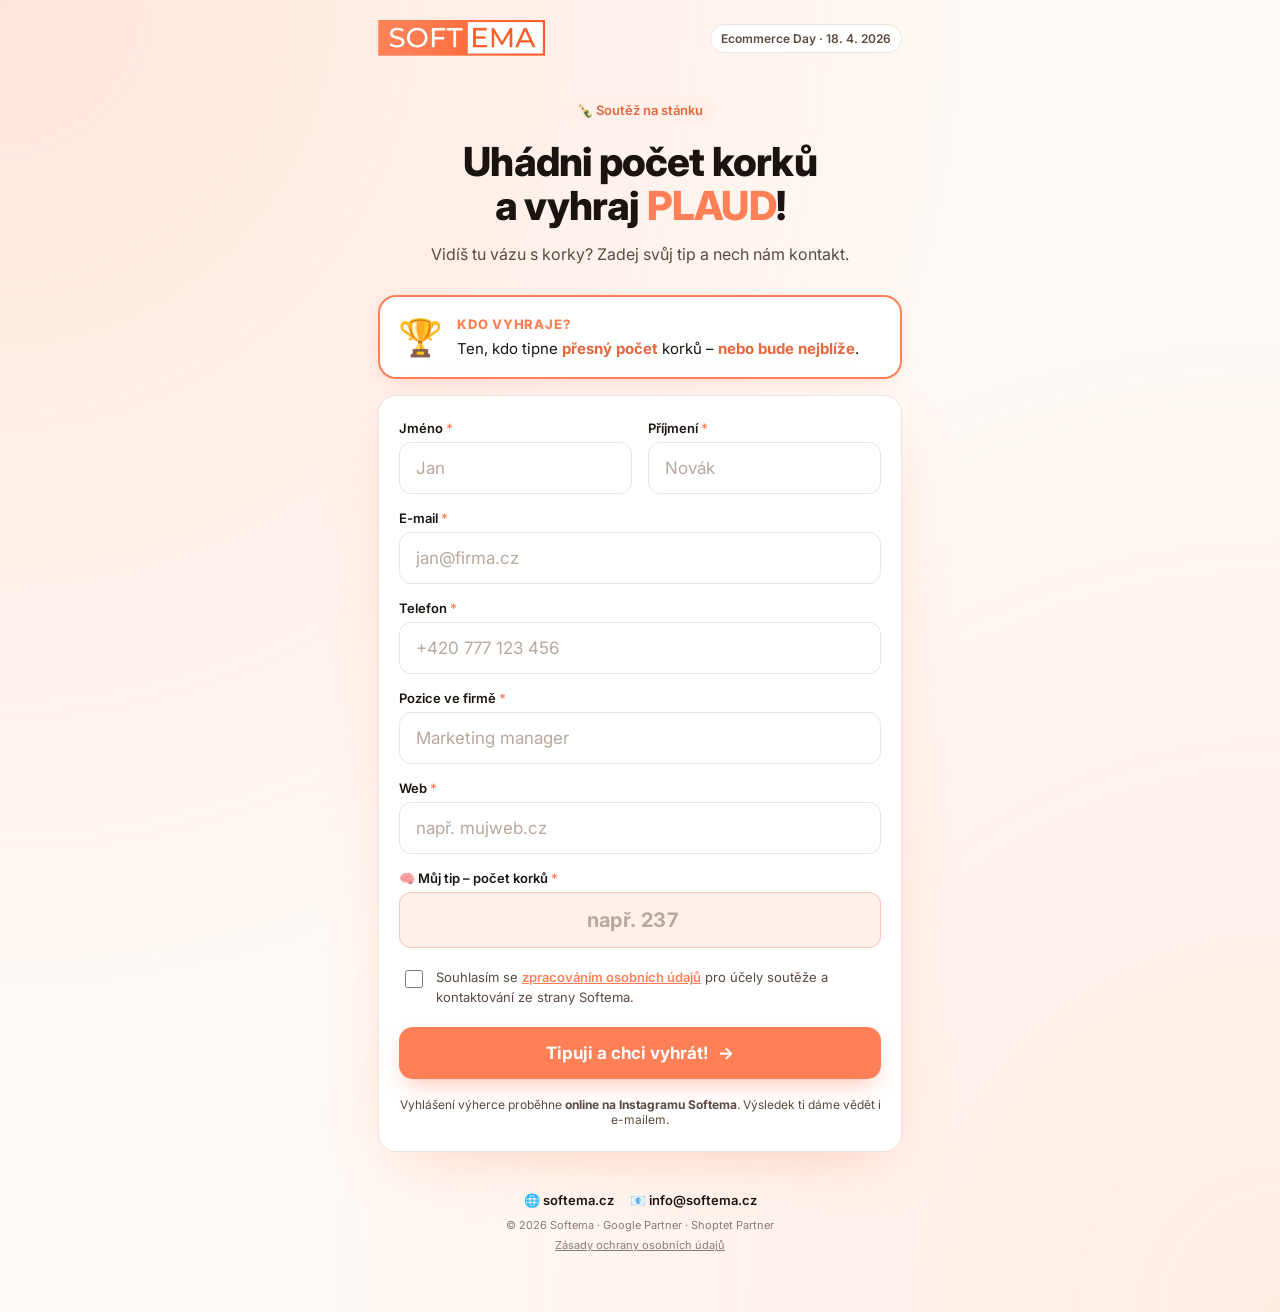
<file: index.html>
<!DOCTYPE html>
<html lang="cs">
<head>
<meta charset="UTF-8" />
<meta name="viewport" content="width=device-width, initial-scale=1, viewport-fit=cover" />
<meta name="theme-color" content="#ff8057" />
<title>Uhádni počet korků a vyhraj PLAUD! | Softema</title>
<meta name="description" content="Tipni si počet korků ve váze na stánku Softema na Ecommerce Day a vyhraj PLAUD AI rekordér." />
<link rel="preconnect" href="https://fonts.googleapis.com">
<link rel="preconnect" href="https://fonts.gstatic.com" crossorigin>
<link rel="stylesheet" href="https://fonts.googleapis.com/css2?family=Inter:wght@400;500;600;700;800&display=swap">
<link rel="stylesheet" href="styles.css" />
</head>
<body>
  <main class="page">
    <header class="brand">
      <div class="brand__logo">
        <img src="Logo-softema.webp" alt="Softema" class="brand__img" />
      </div>
      <span class="brand__event">Ecommerce Day · 18. 4. 2026</span>
    </header>

    <section class="hero">
      <div class="hero__badge">🍾 Soutěž na stánku</div>
      <h1 class="hero__title">
        Uhádni počet korků<br />
        a vyhraj <span class="hero__title-accent">PLAUD</span>!
      </h1>
      <p class="hero__lead">
        Vidíš tu vázu s korky? Zadej svůj tip a nech nám kontakt.
      </p>
    </section>

    <div class="winner-rule">
      <div class="winner-rule__icon">🏆</div>
      <div class="winner-rule__text">
        <strong>Kdo vyhraje?</strong>
        <span>Ten, kdo tipne <em>přesný počet</em> korků – <em>nebo bude nejblíže</em>.</span>
      </div>
    </div>

    <section class="card">
      <form id="lead-form" class="form" novalidate>
        <div class="form__row form__row--split">
          <label class="field">
            <span class="field__label">Jméno <em>*</em></span>
            <input type="text" name="first_name" autocomplete="given-name" required placeholder="Jan" />
          </label>
          <label class="field">
            <span class="field__label">Příjmení <em>*</em></span>
            <input type="text" name="last_name" autocomplete="family-name" required placeholder="Novák" />
          </label>
        </div>

        <div class="form__row">
          <label class="field">
            <span class="field__label">E-mail <em>*</em></span>
            <input type="email" name="email" autocomplete="email" required inputmode="email" placeholder="jan@firma.cz" />
          </label>
        </div>

        <div class="form__row">
          <label class="field">
            <span class="field__label">Telefon <em>*</em></span>
            <input type="tel" name="phone" autocomplete="tel" required inputmode="tel" minlength="9" placeholder="+420 777 123 456" />
          </label>
        </div>

        <div class="form__row">
          <label class="field">
            <span class="field__label">Pozice ve firmě <em>*</em></span>
            <input type="text" name="position" autocomplete="organization-title" required placeholder="Marketing manager" />
          </label>
        </div>

        <div class="form__row">
          <label class="field">
            <span class="field__label">Web <em>*</em></span>
            <input type="text" name="website" autocomplete="url" required placeholder="např. mujweb.cz" />
          </label>
        </div>

        <div class="form__row">
          <label class="field field--guess">
            <span class="field__label">🧠 Můj tip – počet korků <em>*</em></span>
            <input type="number" name="corks" min="1" max="9999" step="1" required inputmode="numeric" placeholder="např. 237" />
          </label>
        </div>

        <label class="consent">
          <input type="checkbox" name="consent" required />
          <span>Souhlasím se <a href="https://softema.cz/zasady-ochrany-osobnich-udaju-a-informace-o-zpracovani-osobnich-udaju/" target="_blank" rel="noopener">zpracováním osobních údajů</a> pro účely soutěže a kontaktování ze strany Softema.</span>
        </label>

        <button type="submit" class="cta" id="submit-btn">
          <span class="cta__label">Tipuji a chci vyhrát!</span>
          <span class="cta__arrow" aria-hidden="true">→</span>
        </button>

        <p class="form__note">Vyhlášení výherce proběhne <strong>online na Instagramu Softema</strong>. Výsledek ti dáme vědět i e-mailem.</p>
      </form>
    </section>

    <footer class="footer">
      <div class="footer__links">
        <a href="https://softema.cz" target="_blank" rel="noopener">🌐 softema.cz</a>
        <a href="mailto:info@softema.cz">📧 info@softema.cz</a>
      </div>
      <small>© 2026 Softema · Google Partner · Shoptet Partner</small>
      <small style="display:block;margin-top:6px;"><a href="https://softema.cz/zasady-ochrany-osobnich-udaju-a-informace-o-zpracovani-osobnich-udaju/" target="_blank" rel="noopener">Zásady ochrany osobních údajů</a></small>
    </footer>
  </main>

  <script src="script.js"></script>
</body>
</html>
</file>
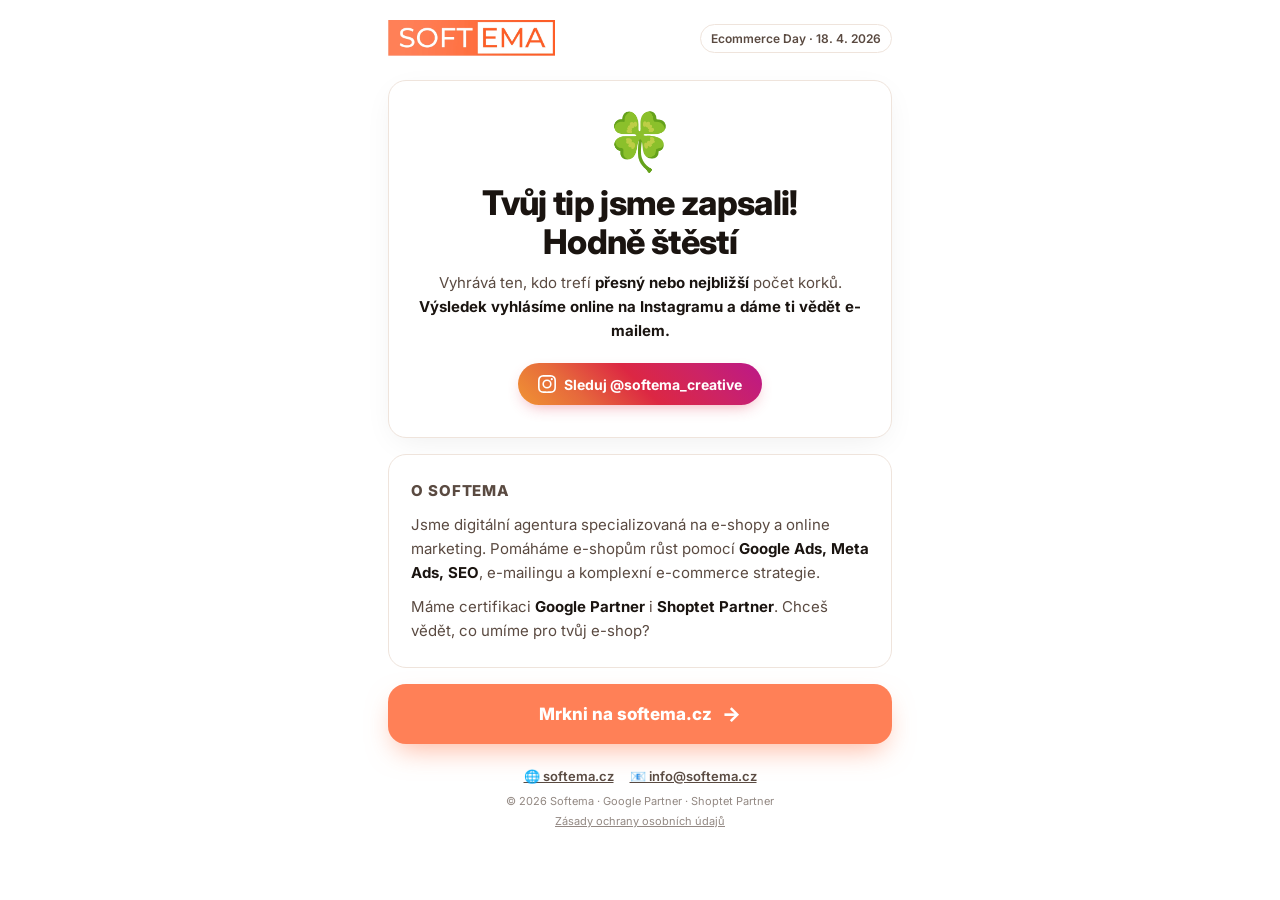
<file: dekujeme.html>
<!DOCTYPE html>
<html lang="cs">
<head>
<meta charset="UTF-8" />
<meta name="viewport" content="width=device-width, initial-scale=1, viewport-fit=cover" />
<meta name="theme-color" content="#ff8057" />
<title>Díky, tvůj tip je u nás! | Softema</title>
<link rel="preconnect" href="https://fonts.googleapis.com">
<link rel="preconnect" href="https://fonts.gstatic.com" crossorigin>
<link rel="stylesheet" href="https://fonts.googleapis.com/css2?family=Inter:wght@400;500;600;700;800&display=swap">
<style>
  :root {
    --brand: #ff8057;
    --brand-dark: #e5673e;
    --brand-soft: #fff1ea;
    --ink: #1a1410;
    --ink-soft: #5a4a41;
    --line: #efe4dc;
    --radius: 18px;
    --bg: #ffffff;
  }

  * { box-sizing: border-box; }

  html, body {
    margin: 0; padding: 0;
    font-family: 'Inter', -apple-system, BlinkMacSystemFont, 'Segoe UI', Roboto, sans-serif;
    background: var(--bg);
    color: var(--ink);
    -webkit-font-smoothing: antialiased;
    min-height: 100vh;
  }

  .page {
    max-width: 540px;
    margin: 0 auto;
    padding: 20px 18px 48px;
  }

  /* Header */
  .brand {
    display: flex;
    align-items: center;
    justify-content: space-between;
    gap: 12px;
    margin-bottom: 24px;
  }
  .brand__img { height: 36px; width: auto; display: block; }
  .brand__event {
    font-size: 12px;
    font-weight: 600;
    color: var(--ink-soft);
    padding: 6px 10px;
    border: 1px solid var(--line);
    border-radius: 999px;
    background: #fff;
  }

  /* Hero confirmed */
  .confirmed {
    background: #ffffff;
    border-radius: var(--radius);
    padding: 32px 24px;
    text-align: center;
    color: var(--ink);
    margin-bottom: 16px;
    border: 1px solid var(--line);
    box-shadow: 0 8px 32px -8px rgba(0,0,0,0.08);
  }
  .confirmed__emoji {
    font-size: 56px;
    line-height: 1;
    margin-bottom: 14px;
    display: inline-block;
    animation: pop .5s cubic-bezier(.2,.9,.3,1.4) both;
  }
  @keyframes pop {
    0% { transform: scale(.4); opacity: 0; }
    100% { transform: scale(1); opacity: 1; }
  }
  .confirmed__title {
    font-size: clamp(26px, 7vw, 34px);
    font-weight: 800;
    line-height: 1.15;
    letter-spacing: -0.02em;
    margin: 0 0 10px;
    color: var(--ink);
  }
  .confirmed__sub {
    font-size: 15px;
    line-height: 1.6;
    color: var(--ink-soft);
    margin: 0;
  }
  .confirmed__sub strong { font-weight: 700; color: var(--ink); }

  /* Instagram button inside confirmed */
  .confirmed__ig {
    display: inline-flex;
    align-items: center;
    gap: 8px;
    margin-top: 20px;
    padding: 12px 20px;
    border-radius: 999px;
    font-size: 14px;
    font-weight: 700;
    text-decoration: none;
    color: #fff;
    background: linear-gradient(45deg, #f09433 0%, #e6683c 25%, #dc2743 50%, #cc2366 75%, #bc1888 100%);
    box-shadow: 0 6px 16px -6px rgba(220, 39, 67, 0.45);
    transition: transform .15s, box-shadow .2s;
  }
  .confirmed__ig:hover { transform: translateY(-1px); }

  /* Info card */
  .info-card {
    background: #fff;
    border: 1px solid var(--line);
    border-radius: var(--radius);
    padding: 24px 22px;
    margin-bottom: 16px;
  }
  .info-card__title {
    font-size: 13px;
    font-weight: 800;
    text-transform: uppercase;
    letter-spacing: 0.06em;
    color: var(--brand);
    margin: 0 0 10px;
  }
  .info-card p {
    font-size: 15px;
    line-height: 1.6;
    color: var(--ink-soft);
    margin: 0 0 10px;
  }
  .info-card p:last-child { margin-bottom: 0; }
  .info-card p strong { color: var(--ink); font-weight: 700; }

  /* CTA button */
  .cta-btn {
    display: flex;
    align-items: center;
    justify-content: center;
    gap: 10px;
    width: 100%;
    padding: 18px 24px;
    font-size: 17px;
    font-weight: 800;
    font-family: inherit;
    color: #fff;
    background: var(--brand);
    border: 0;
    border-radius: var(--radius);
    text-decoration: none;
    box-shadow: 0 12px 28px -8px rgba(255, 128, 87, 0.6);
    transition: background .15s, transform .1s;
    margin-bottom: 16px;
  }
  .cta-btn:hover { background: var(--brand-dark); }
  .cta-btn:active { transform: translateY(1px); }
  .cta-btn__arrow { font-size: 20px; }

  /* Footer */
  .footer {
    text-align: center;
    color: var(--ink-soft);
    font-size: 13px;
    padding: 8px;
  }
  .footer__links {
    display: flex;
    gap: 16px;
    justify-content: center;
    flex-wrap: wrap;
    margin-bottom: 8px;
  }
  .footer__links a {
    color: var(--ink);
    text-decoration: none;
    font-weight: 600;
  }
  .footer__links a:hover { color: var(--brand); }
  .footer small { font-size: 11px; opacity: .65; }
  .footer a { color: var(--ink-soft); text-decoration: underline; }
  .footer a:hover { color: var(--brand); }
</style>
</head>
<body>
  <main class="page">
    <header class="brand">
      <div class="brand__logo">
        <img src="Logo-softema.webp" alt="Softema" class="brand__img" />
      </div>
      <span class="brand__event">Ecommerce Day · 18. 4. 2026</span>
    </header>

    <section class="confirmed">
      <span class="confirmed__emoji">🍀</span>
      <h1 class="confirmed__title" id="thanks-title">
        Tvůj tip jsme zapsali!<br />Hodně štěstí
      </h1>
      <p class="confirmed__sub">
        Vyhrává ten, kdo trefí <strong>přesný nebo nejbližší</strong> počet korků.<br />
        <strong>Výsledek vyhlásíme online na Instagramu a dáme ti vědět e-mailem.</strong>
      </p>
      <a class="confirmed__ig" href="https://www.instagram.com/softema_creative/" target="_blank" rel="noopener">
        <svg viewBox="0 0 24 24" width="18" height="18" aria-hidden="true" fill="currentColor">
          <path d="M12 2.2c3.2 0 3.6 0 4.85.07 1.17.05 1.8.25 2.23.41.56.22.96.48 1.38.9.42.42.68.82.9 1.38.16.43.36 1.06.41 2.23.06 1.25.07 1.65.07 4.85s0 3.6-.07 4.85c-.05 1.17-.25 1.8-.41 2.23-.22.56-.48.96-.9 1.38-.42.42-.82.68-1.38.9-.43.16-1.06.36-2.23.41-1.25.06-1.65.07-4.85.07s-3.6 0-4.85-.07c-1.17-.05-1.8-.25-2.23-.41-.56-.22-.96-.48-1.38-.9-.42-.42-.68-.82-.9-1.38-.16-.43-.36-1.06-.41-2.23C2.27 15.6 2.2 15.2 2.2 12s0-3.6.07-4.85c.05-1.17.25-1.8.41-2.23.22-.56.48-.96.9-1.38.42-.42.82-.68 1.38-.9.43-.16 1.06-.36 2.23-.41C8.4 2.2 8.8 2.2 12 2.2M12 0C8.74 0 8.33 0 7.05.07 5.78.13 4.9.33 4.14.63c-.8.3-1.47.72-2.13 1.38-.66.66-1.08 1.34-1.38 2.13C.33 4.9.13 5.78.07 7.05.01 8.33 0 8.74 0 12s0 3.67.07 4.95c.06 1.27.26 2.15.56 2.91.3.8.72 1.47 1.38 2.13.66.66 1.34 1.08 2.13 1.38.76.3 1.64.5 2.91.56C8.33 24 8.74 24 12 24s3.67 0 4.95-.07c1.27-.06 2.15-.26 2.91-.56.8-.3 1.47-.72 2.13-1.38.66-.66 1.08-1.34 1.38-2.13.3-.76.5-1.64.56-2.91.07-1.28.07-1.69.07-4.95s0-3.67-.07-4.95c-.06-1.27-.26-2.15-.56-2.91-.3-.8-.72-1.47-1.38-2.13-.66-.66-1.34-1.08-2.13-1.38-.76-.3-1.64-.5-2.91-.56C15.67 0 15.26 0 12 0zm0 5.84A6.16 6.16 0 1 0 18.16 12 6.16 6.16 0 0 0 12 5.84zm0 10.16A4 4 0 1 1 16 12a4 4 0 0 1-4 4zm6.4-11.88a1.44 1.44 0 1 0 1.44 1.44 1.44 1.44 0 0 0-1.44-1.44z"/>
        </svg>
        Sleduj @softema_creative
      </a>
    </section>

    <div class="info-card">
      <p class="info-card__title">O Softema</p>
      <p>Jsme digitální agentura specializovaná na e-shopy a online marketing. Pomáháme e-shopům růst pomocí <strong>Google Ads, Meta Ads, SEO</strong>, e-mailingu a komplexní e-commerce strategie.</p>
      <p>Máme certifikaci <strong>Google Partner</strong> i <strong>Shoptet Partner</strong>. Chceš vědět, co umíme pro tvůj e-shop?</p>
    </div>

    <a class="cta-btn" href="https://softema.cz" target="_blank" rel="noopener">
      Mrkni na softema.cz
      <span class="cta-btn__arrow">→</span>
    </a>

    <footer class="footer">
      <div class="footer__links">
        <a href="https://softema.cz" target="_blank" rel="noopener">🌐 softema.cz</a>
        <a href="mailto:info@softema.cz">📧 info@softema.cz</a>
      </div>
      <small>© 2026 Softema · Google Partner · Shoptet Partner</small>
      <small style="display:block;margin-top:6px;">
        <a href="https://softema.cz/zasady-ochrany-osobnich-udaju-a-informace-o-zpracovani-osobnich-udaju/" target="_blank" rel="noopener">Zásady ochrany osobních údajů</a>
      </small>
    </footer>
  </main>

  <script>
    try {
      const name = sessionStorage.getItem('softema_lead_name');
      if (name) {
        document.getElementById('thanks-title').innerHTML =
          'Tvůj tip jsme zapsali,<br />' + name.replace(/[<>]/g, '') + '! 🎉';
      }
    } catch (_) {}
  </script>
</body>
</html>
</file>
<file: styles.css>
:root {
  --brand: #ff8057;
  --brand-dark: #e5673e;
  --brand-soft: #fff1ea;
  --ink: #1a1410;
  --ink-soft: #5a4a41;
  --line: #efe4dc;
  --bg: #fffaf6;
  --radius: 18px;
  --shadow: 0 20px 60px -20px rgba(255, 128, 87, 0.35);
}

* { box-sizing: border-box; }

html, body {
  margin: 0;
  padding: 0;
  font-family: 'Inter', -apple-system, BlinkMacSystemFont, 'Segoe UI', Roboto, sans-serif;
  color: var(--ink);
  background: var(--bg);
  -webkit-font-smoothing: antialiased;
  -webkit-text-size-adjust: 100%;
}

body {
  background:
    radial-gradient(ellipse at top left, rgba(255, 128, 87, 0.18), transparent 55%),
    radial-gradient(ellipse at bottom right, rgba(255, 128, 87, 0.12), transparent 55%),
    var(--bg);
  min-height: 100vh;
}

.page {
  max-width: 560px;
  margin: 0 auto;
  padding: 20px 18px 48px;
}

/* Brand header */
.brand {
  display: flex;
  align-items: center;
  justify-content: space-between;
  gap: 12px;
  margin-bottom: 28px;
}

.brand__logo {
  display: inline-flex;
  align-items: center;
  gap: 10px;
  font-weight: 800;
  font-size: 18px;
  letter-spacing: -0.01em;
}

.brand__img {
  height: 36px;
  width: auto;
  display: block;
}

.brand__event {
  font-size: 12px;
  font-weight: 600;
  color: var(--ink-soft);
  padding: 6px 10px;
  border: 1px solid var(--line);
  border-radius: 999px;
  background: #fff;
}

/* Hero */
.hero {
  text-align: center;
  padding: 12px 4px 28px;
}

.hero__badge {
  display: inline-block;
  font-size: 13px;
  font-weight: 600;
  color: var(--brand-dark);
  background: var(--brand-soft);
  padding: 6px 12px;
  border-radius: 999px;
  margin-bottom: 16px;
}

.hero__title {
  font-size: clamp(28px, 8vw, 40px);
  line-height: 1.1;
  font-weight: 800;
  letter-spacing: -0.02em;
  margin: 0 0 14px;
}

.hero__title-accent {
  color: var(--brand);
  position: relative;
  white-space: nowrap;
}

.hero__title-accent::after {
  content: "";
  position: absolute;
  left: 0;
  right: 0;
  bottom: 2px;
  height: 8px;
  background: rgba(255, 128, 87, 0.22);
  z-index: -1;
  border-radius: 4px;
}

.hero__lead {
  font-size: 16px;
  line-height: 1.55;
  color: var(--ink-soft);
  margin: 0 auto;
  max-width: 460px;
}

.hero__lead strong {
  color: var(--ink);
  font-weight: 700;
}

/* Winner rule banner */
.winner-rule {
  display: flex;
  align-items: center;
  gap: 14px;
  background: #fff;
  border: 2px solid var(--brand);
  border-radius: var(--radius);
  padding: 18px 18px;
  margin-bottom: 16px;
  box-shadow: 0 4px 20px -8px rgba(255, 128, 87, 0.4);
}

.winner-rule__icon {
  font-size: 36px;
  line-height: 1;
  flex-shrink: 0;
}

.winner-rule__text {
  display: flex;
  flex-direction: column;
  gap: 4px;
  font-size: 15px;
  line-height: 1.45;
  color: var(--ink);
}

.winner-rule__text strong {
  font-size: 13px;
  text-transform: uppercase;
  letter-spacing: 0.06em;
  color: var(--brand);
  font-weight: 800;
}

.winner-rule__text em {
  font-style: normal;
  font-weight: 700;
  color: var(--brand-dark);
}

/* Card with form */
.card {
  background: #fff;
  border-radius: var(--radius);
  padding: 24px 20px;
  box-shadow: var(--shadow);
  border: 1px solid var(--line);
}

.form {
  display: flex;
  flex-direction: column;
  gap: 16px;
}

.form__row {
  display: flex;
  flex-direction: column;
  gap: 16px;
}

.form__row--split {
  flex-direction: column;
}

@media (min-width: 420px) {
  .form__row--split {
    flex-direction: row;
  }
  .form__row--split .field { flex: 1; }
}

.field {
  display: flex;
  flex-direction: column;
  gap: 6px;
}

.field__label {
  font-size: 13px;
  font-weight: 600;
  color: var(--ink);
}

.field__label em {
  color: var(--brand);
  font-style: normal;
}

.field input {
  width: 100%;
  padding: 15px 16px;
  font-size: 17px;
  font-family: inherit;
  color: var(--ink);
  background: #fff;
  border: 1.5px solid var(--line);
  border-radius: 12px;
  transition: border-color .15s, box-shadow .15s;
  -webkit-appearance: none;
  appearance: none;
}

.field input::placeholder { color: #b8a89e; }

.field input:focus {
  outline: none;
  border-color: var(--brand);
  box-shadow: 0 0 0 4px rgba(255, 128, 87, 0.18);
}

.field input:invalid:not(:placeholder-shown) {
  border-color: #e85a5a;
}

.field--guess input {
  font-size: 20px;
  font-weight: 700;
  text-align: center;
  letter-spacing: 0.02em;
  background: var(--brand-soft);
  border-color: rgba(255, 128, 87, 0.35);
}

/* Consent */
.consent {
  display: flex;
  gap: 10px;
  align-items: flex-start;
  font-size: 13px;
  line-height: 1.5;
  color: var(--ink-soft);
  padding: 4px 2px;
  cursor: pointer;
}

.consent input {
  margin-top: 2px;
  width: 18px;
  height: 18px;
  accent-color: var(--brand);
  flex-shrink: 0;
}

.consent a {
  color: var(--brand);
  text-decoration: underline;
  font-weight: 600;
}

.consent a:hover { color: var(--brand-dark); }

.footer a {
  color: var(--ink-soft);
  text-decoration: underline;
}

.footer a:hover { color: var(--brand); }

/* CTA */
.cta {
  display: inline-flex;
  align-items: center;
  justify-content: center;
  gap: 10px;
  width: 100%;
  padding: 16px 20px;
  font-size: 17px;
  font-weight: 700;
  font-family: inherit;
  color: #fff;
  background: var(--brand);
  border: 0;
  border-radius: 14px;
  cursor: pointer;
  transition: transform .1s, background .15s, box-shadow .2s;
  box-shadow: 0 10px 24px -8px rgba(255, 128, 87, 0.55);
  -webkit-tap-highlight-color: transparent;
}

.cta:hover { background: var(--brand-dark); }
.cta:active { transform: translateY(1px); }
.cta:disabled { opacity: .7; cursor: progress; }

.cta__arrow {
  transition: transform .2s;
}
.cta:hover .cta__arrow { transform: translateX(3px); }

.form__note {
  font-size: 12px;
  color: var(--ink-soft);
  text-align: center;
  margin: 2px 0 0;
}

/* Footer */
.footer {
  text-align: center;
  margin-top: 28px;
  padding: 12px;
  color: var(--ink-soft);
  font-size: 13px;
}

.footer__links {
  display: flex;
  gap: 16px;
  justify-content: center;
  flex-wrap: wrap;
  margin-bottom: 8px;
}

.footer__links a {
  color: var(--ink);
  text-decoration: none;
  font-weight: 600;
}

.footer__links a:hover { color: var(--brand); }

.footer small {
  font-size: 11px;
  opacity: .7;
}

/* Error state */
.form__error {
  background: #fff0f0;
  color: #b33030;
  border: 1px solid #ffd0d0;
  padding: 10px 12px;
  border-radius: 10px;
  font-size: 13px;
  display: none;
}

.form__error.is-visible { display: block; }
</file>
